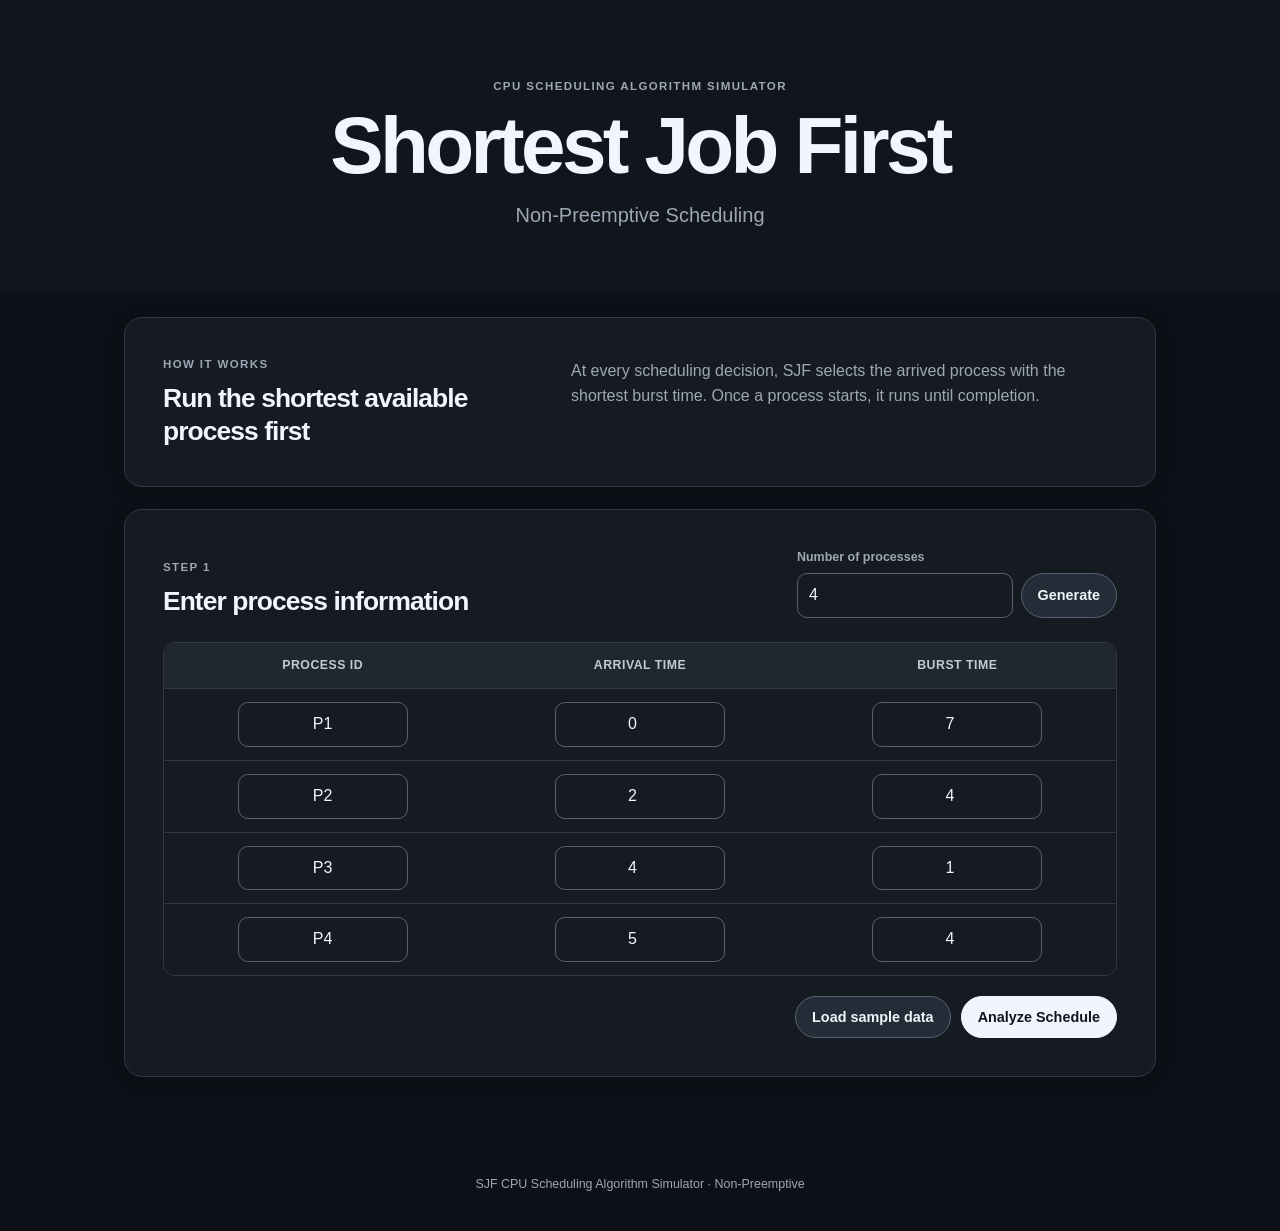
<file: index.html>
<!DOCTYPE html>
<html lang="en">
<head>
  <meta charset="UTF-8">
  <meta name="viewport" content="width=device-width, initial-scale=1.0">
  <meta name="description" content="Interactive non-preemptive SJF CPU scheduling simulator">
  <title>SJF CPU Scheduling Simulator</title>
  <style>
:root {
  --page: #0d1117;
  --surface: #161b22;
  --surface-soft: #1c232d;
  --text: #f0f6fc;
  --text-soft: #9da7b5;
  --border: #303946;
  --border-strong: #566273;
  --accent: #f0f6fc;
  --accent-hover: #ffffff;
  --accent-soft: #252d38;
  --error: #ff9b9b;
  --error-soft: #3a2024;
  --radius: 18px;
}

* {
  box-sizing: border-box;
}

html {
  color-scheme: dark;
  scroll-behavior: smooth;
}

body {
  margin: 0;
  color: var(--text);
  background: var(--page);
  font-family: -apple-system, BlinkMacSystemFont, "SF Pro Display", "SF Pro Text", "Helvetica Neue", Arial, sans-serif;
  font-size: 16px;
  line-height: 1.55;
  -webkit-font-smoothing: antialiased;
}

button,
input {
  font: inherit;
}

button {
  cursor: pointer;
}

.site-header {
  padding: 78px 24px 62px;
  color: var(--text);
  background: #11161d;
  border-bottom: 0;
}

.header-content,
.page-shell {
  width: min(1080px, 100%);
  margin: 0 auto;
}

.header-content {
  text-align: center;
}

.eyebrow,
.section-label {
  margin: 0 0 8px;
  color: var(--text-soft);
  font-size: 0.72rem;
  font-weight: 650;
  letter-spacing: 0.12em;
  text-transform: uppercase;
}

.site-header h1 {
  max-width: 820px;
  margin: 0 auto;
  color: var(--text);
  font-size: clamp(2.7rem, 7vw, 5rem);
  font-weight: 700;
  line-height: 1.05;
  letter-spacing: -0.045em;
}

.subtitle {
  margin: 12px 0 0;
  color: var(--text-soft);
  font-size: clamp(1rem, 2vw, 1.25rem);
}

.page-shell {
  padding: 24px 24px 72px;
}

.card {
  margin-bottom: 22px;
  padding: clamp(24px, 4vw, 38px);
  background: var(--surface);
  border: 1px solid var(--border);
  border-radius: var(--radius);
  box-shadow: 0 2px 18px rgba(0, 0, 0, 0.2);
}

.intro-card {
  display: grid;
  grid-template-columns: minmax(220px, 0.8fr) minmax(320px, 1.2fr);
  align-items: start;
  gap: 44px;
}

.intro-card p:last-child {
  max-width: 650px;
  margin: 3px 0 0;
  color: var(--text-soft);
}

h2 {
  margin: 0;
  color: var(--text);
  font-size: clamp(1.3rem, 2.5vw, 1.65rem);
  font-weight: 700;
  line-height: 1.25;
  letter-spacing: -0.035em;
}

.section-heading {
  display: flex;
  justify-content: space-between;
  align-items: flex-end;
  gap: 32px;
  margin-bottom: 24px;
}

.section-heading.compact {
  align-items: center;
}

.process-count-control {
  width: 320px;
  max-width: 100%;
}

label,
.queue-label {
  display: block;
  margin-bottom: 6px;
  color: var(--text-soft);
  font-size: 0.78rem;
  font-weight: 650;
}

.inline-control {
  display: flex;
  gap: 8px;
}

input {
  width: 100%;
  min-height: 42px;
  padding: 9px 11px;
  color: var(--text);
  background: var(--surface);
  border: 1px solid var(--border-strong);
  border-radius: 10px;
  outline: none;
  transition: border-color 150ms ease, box-shadow 150ms ease;
}

input:hover {
  border-color: #7b8798;
}

input:focus {
  border-color: #aab7c7;
  box-shadow: 0 0 0 4px rgba(157, 167, 181, 0.18);
}

.table-wrapper {
  overflow-x: auto;
  border: 1px solid var(--border);
  border-radius: 12px;
}

.data-table {
  width: 100%;
  min-width: 620px;
  border-collapse: collapse;
  background: var(--surface);
}

.data-table th,
.data-table td {
  padding: 13px 16px;
  text-align: center;
  border-bottom: 1px solid var(--border);
}

.data-table th {
  color: #c2cad5;
  background: #202731;
  font-size: 0.77rem;
  font-weight: 700;
  letter-spacing: 0.04em;
  text-transform: uppercase;
}

.data-table tbody tr:last-child td {
  border-bottom: 0;
}

.data-table tbody tr:hover {
  background: #1b222c;
}

.input-table input {
  max-width: 170px;
  margin: 0 auto;
  text-align: center;
}

.results-table td:first-child {
  color: var(--text);
}

.actions {
  display: flex;
  justify-content: flex-end;
  gap: 10px;
  margin-top: 20px;
}

.button {
  min-height: 42px;
  padding: 9px 16px;
  border: 1px solid transparent;
  border-radius: 980px;
  font-size: 0.9rem;
  font-weight: 650;
  transition: background-color 150ms ease, border-color 150ms ease;
}

.button-primary {
  color: #11161d;
  background: #f0f6fc;
  border-color: #f0f6fc;
}

.button-primary:hover {
  background: #ffffff;
  border-color: #ffffff;
}

.button-secondary,
.button-ghost {
  color: var(--text);
  background: #242c37;
  border-color: var(--border-strong);
}

.button-secondary:hover,
.button-ghost:hover {
  background: #303a48;
  border-color: #718096;
}

.button:focus-visible {
  outline: 4px solid rgba(240, 246, 252, 0.2);
  outline-offset: 2px;
}

.alert {
  margin: 0 0 18px;
  padding: 11px 13px;
  color: var(--error);
  background: var(--error-soft);
  border: 1px solid #e7b7b2;
  border-radius: 6px;
  font-size: 0.9rem;
  font-weight: 600;
}

.results-stack[hidden],
.alert[hidden] {
  display: none;
}

.status-chip {
  display: inline-flex;
  align-items: center;
  gap: 7px;
  color: #c2cad5;
  font-size: 0.78rem;
  font-weight: 650;
}

.status-chip::before {
  width: 7px;
  height: 7px;
  content: "";
  background: #34c759;
  border-radius: 50%;
}

.summary-grid {
  display: grid;
  grid-template-columns: repeat(3, 1fr);
  gap: 12px;
  margin-top: 18px;
}

.summary-card {
  padding: 18px;
  background: #202731;
  border: 1px solid #303946;
  border-radius: 14px;
}

.summary-card span,
.summary-card small {
  display: block;
  color: var(--text-soft);
}

.summary-card span {
  font-size: 0.8rem;
  font-weight: 650;
}

.summary-card strong {
  display: block;
  margin: 3px 0 0;
  color: var(--text);
  font-size: 1.8rem;
  font-weight: 700;
  line-height: 1.2;
  letter-spacing: -0.025em;
}

.summary-card small {
  margin-top: 2px;
  font-size: 0.73rem;
}

.hover-hint {
  margin: 0;
  color: var(--text-soft);
  font-size: 0.82rem;
}

.gantt-chart {
  display: flex;
  width: 100%;
  min-height: 84px;
  overflow: hidden;
  background: var(--surface-soft);
  border: 1px solid var(--border);
  border-radius: 14px;
}

.gantt-segment {
  position: relative;
  display: flex;
  flex: 1 0 0;
  flex-direction: column;
  align-items: center;
  justify-content: center;
  min-width: 70px;
  padding: 11px 8px;
  color: #fff;
  background: #2c2c2e !important;
  border: 0;
  border-right: 1px solid rgba(255, 255, 255, 0.5);
  transition: filter 150ms ease;
}

.gantt-segment:nth-child(even) {
  background: #48484a !important;
}

.gantt-segment:last-child {
  border-right: 0;
}

.gantt-segment:hover,
.gantt-segment:focus-visible {
  z-index: 1;
  filter: brightness(1.1);
  outline: 2px solid #fff;
  outline-offset: -4px;
}

.gantt-segment.idle {
  color: #3a3a3c;
  background: #d1d1d6 !important;
}

.segment-name {
  font-size: 0.92rem;
  font-weight: 700;
}

.segment-range {
  margin-top: 2px;
  font-size: 0.7rem;
  opacity: 0.82;
}

.time-axis {
  position: relative;
  height: 32px;
  margin: 0 3px;
}

.time-mark {
  position: absolute;
  top: 7px;
  color: var(--text-soft);
  font-size: 0.7rem;
  transform: translateX(-50%);
}

.time-mark:first-child {
  transform: none;
}

.time-mark:last-child {
  transform: translateX(-100%);
}

.queue-panel {
  display: grid;
  grid-template-columns: 0.55fr 0.8fr 1.65fr;
  overflow: hidden;
  border: 1px solid var(--border);
  border-radius: 14px;
}

.queue-panel > div {
  min-width: 0;
  padding: 14px 16px;
  background: #1b222c;
  border-right: 1px solid var(--border);
}

.queue-panel > div:last-child {
  border-right: 0;
}

.queue-panel strong {
  display: block;
  font-size: 0.92rem;
  font-weight: 650;
  overflow-wrap: anywhere;
}

.queue-label {
  margin: 0 0 3px;
  font-size: 0.68rem;
  letter-spacing: 0.07em;
  text-transform: uppercase;
}

footer {
  padding: 4px 24px 36px;
  color: var(--text-soft);
  text-align: center;
  font-size: 0.78rem;
}

@media (max-width: 760px) {
  .site-header {
    padding: 40px 20px 32px;
  }

  .page-shell {
    padding: 24px 16px 48px;
  }

  .card {
    padding: 22px 18px;
  }

  .intro-card,
  .summary-grid,
  .queue-panel {
    grid-template-columns: 1fr;
  }

  .intro-card {
    gap: 16px;
  }

  .section-heading {
    align-items: stretch;
    flex-direction: column;
    gap: 16px;
  }

  .section-heading.compact {
    align-items: flex-start;
  }

  .process-count-control {
    width: 100%;
  }

  .actions {
    flex-direction: column-reverse;
  }

  .button {
    width: 100%;
  }

  .gantt-chart {
    overflow-x: auto;
  }

  .queue-panel > div {
    border-right: 0;
    border-bottom: 1px solid var(--border);
  }

  .queue-panel > div:last-child {
    border-bottom: 0;
  }
}

@media (max-width: 480px) {
  .site-header h1 {
    font-size: 2.15rem;
  }

  .inline-control {
    align-items: stretch;
    flex-direction: column;
  }

  .data-table th,
  .data-table td {
    padding: 11px 12px;
  }
}

@media (prefers-reduced-motion: reduce) {
  html {
    scroll-behavior: auto;
  }

  *,
  *::before,
  *::after {
    transition-duration: 0.01ms !important;
  }
}

@media print {
  body {
    background: #fff;
  }

  .site-header,
  .page-shell {
    width: 100%;
  }

  .site-header {
    padding: 24px 0;
  }

  .page-shell {
    padding: 20px 0;
  }

  .card {
    break-inside: avoid;
    box-shadow: none;
  }

  .actions {
    display: none;
  }
}

  </style>
</head>
<body>
  <header class="site-header">
    <div class="header-content">
      <p class="eyebrow">CPU Scheduling Algorithm Simulator</p>
      <h1>Shortest Job First</h1>
      <p class="subtitle">Non-Preemptive Scheduling</p>
    </div>
  </header>

  <main class="page-shell">
    <section class="card intro-card" aria-labelledby="about-title">
      <div>
        <p class="section-label">How it works</p>
        <h2 id="about-title">Run the shortest available process first</h2>
      </div>
      <p>
        At every scheduling decision, SJF selects the arrived process with the
        shortest burst time. Once a process starts, it runs until completion.
      </p>
    </section>

    <section class="card" aria-labelledby="input-title">
      <div class="section-heading">
        <div>
          <p class="section-label">Step 1</p>
          <h2 id="input-title">Enter process information</h2>
        </div>
        <div class="process-count-control">
          <label for="processCount">Number of processes</label>
          <div class="inline-control">
            <input id="processCount" type="number" min="1" max="20" value="4">
            <button id="generateButton" class="button button-secondary" type="button">Generate</button>
          </div>
        </div>
      </div>

      <div id="inputError" class="alert" role="alert" hidden></div>

      <div class="table-wrapper">
        <table class="data-table input-table">
          <thead>
            <tr>
              <th scope="col">Process ID</th>
              <th scope="col">Arrival Time</th>
              <th scope="col">Burst Time</th>
            </tr>
          </thead>
          <tbody id="processInputBody"></tbody>
        </table>
      </div>

      <div class="actions">
        <button id="sampleButton" class="button button-ghost" type="button">Load sample data</button>
        <button id="analyzeButton" class="button button-primary" type="button">Analyze Schedule</button>
      </div>
    </section>

    <section id="resultsSection" class="results-stack" aria-live="polite" hidden>
      <section class="card" aria-labelledby="results-title">
        <div class="section-heading compact">
          <div>
            <p class="section-label">Step 2</p>
            <h2 id="results-title">Process results</h2>
          </div>
          <span class="status-chip">Analysis complete</span>
        </div>

        <div class="table-wrapper">
          <table class="data-table results-table">
            <thead>
              <tr>
                <th scope="col">Process</th>
                <th scope="col">Arrival</th>
                <th scope="col">Burst</th>
                <th scope="col">Start</th>
                <th scope="col">Completion</th>
                <th scope="col">Waiting</th>
                <th scope="col">Turnaround</th>
              </tr>
            </thead>
            <tbody id="resultsBody"></tbody>
          </table>
        </div>

        <div class="summary-grid">
          <article class="summary-card">
            <span>Average Waiting Time</span>
            <strong id="averageWaiting">0.00</strong>
            <small>time units</small>
          </article>
          <article class="summary-card">
            <span>Average Turnaround Time</span>
            <strong id="averageTurnaround">0.00</strong>
            <small>time units</small>
          </article>
          <article class="summary-card">
            <span>CPU Completion Time</span>
            <strong id="completionTime">0</strong>
            <small>time units</small>
          </article>
        </div>
      </section>

      <section class="card" aria-labelledby="gantt-title">
        <div class="section-heading compact">
          <div>
            <p class="section-label">Step 3</p>
            <h2 id="gantt-title">Interactive Gantt chart</h2>
          </div>
          <p class="hover-hint">Hover over a block to inspect the ready queue</p>
        </div>

        <div id="ganttChart" class="gantt-chart" aria-label="CPU execution timeline"></div>
        <div id="timeAxis" class="time-axis" aria-hidden="true"></div>

        <div id="queuePanel" class="queue-panel">
          <div>
            <span class="queue-label">Time</span>
            <strong id="hoverTime">-</strong>
          </div>
          <div>
            <span class="queue-label">CPU</span>
            <strong id="hoverCpu">Hover over the chart</strong>
          </div>
          <div>
            <span class="queue-label">Ready Queue</span>
            <strong id="hoverQueue">-</strong>
          </div>
        </div>
      </section>
    </section>
  </main>

  <footer>
    SJF CPU Scheduling Algorithm Simulator &middot; Non-Preemptive
  </footer>

  <script>
const processCountInput = document.getElementById("processCount");
const generateButton = document.getElementById("generateButton");
const sampleButton = document.getElementById("sampleButton");
const analyzeButton = document.getElementById("analyzeButton");
const processInputBody = document.getElementById("processInputBody");
const inputError = document.getElementById("inputError");
const resultsSection = document.getElementById("resultsSection");
const resultsBody = document.getElementById("resultsBody");
const ganttChart = document.getElementById("ganttChart");
const timeAxis = document.getElementById("timeAxis");

const sampleProcesses = [
  { id: "P1", arrival: 0, burst: 7 },
  { id: "P2", arrival: 2, burst: 4 },
  { id: "P3", arrival: 4, burst: 1 },
  { id: "P4", arrival: 5, burst: 4 }
];

const ganttColors = ["#2563eb", "#7c3aed", "#0891b2", "#059669", "#db6b13", "#be185d"];

let latestProcesses = [];
let latestTimeline = [];

function showError(message) {
  inputError.textContent = message;
  inputError.hidden = false;
}

function clearError() {
  inputError.hidden = true;
  inputError.textContent = "";
}

function createProcessRows(count, values = []) {
  processInputBody.innerHTML = "";

  for (let index = 0; index < count; index += 1) {
    const process = values[index] || { id: `P${index + 1}`, arrival: index, burst: index + 2 };
    const row = document.createElement("tr");
    row.innerHTML = `
      <td><input class="process-id" type="text" value="${process.id}" aria-label="Process ${index + 1} ID"></td>
      <td><input class="arrival-time" type="number" min="0" step="1" value="${process.arrival}" aria-label="${process.id} arrival time"></td>
      <td><input class="burst-time" type="number" min="1" step="1" value="${process.burst}" aria-label="${process.id} burst time"></td>
    `;
    processInputBody.appendChild(row);
  }

  resultsSection.hidden = true;
  clearError();
}

function generateRows() {
  const count = Number(processCountInput.value);

  if (!Number.isInteger(count) || count < 1 || count > 20) {
    showError("Enter a whole number from 1 to 20 for the number of processes.");
    return;
  }

  createProcessRows(count);
}

function loadSampleData() {
  processCountInput.value = sampleProcesses.length;
  createProcessRows(sampleProcesses.length, sampleProcesses);
}

function readAndValidateProcesses() {
  const rows = [...processInputBody.querySelectorAll("tr")];
  const processes = [];
  const usedIds = new Set();

  for (let index = 0; index < rows.length; index += 1) {
    const id = rows[index].querySelector(".process-id").value.trim();
    const arrivalText = rows[index].querySelector(".arrival-time").value;
    const burstText = rows[index].querySelector(".burst-time").value;
    const arrival = Number(arrivalText);
    const burst = Number(burstText);

    if (!id) {
      throw new Error(`Process ${index + 1}: Process ID is required.`);
    }

    if (usedIds.has(id.toLowerCase())) {
      throw new Error(`Process ID "${id}" is duplicated. Use a unique ID for every process.`);
    }

    if (arrivalText === "" || !Number.isInteger(arrival) || arrival < 0) {
      throw new Error(`${id}: Arrival Time must be a whole number of 0 or greater.`);
    }

    if (burstText === "" || !Number.isInteger(burst) || burst <= 0) {
      throw new Error(`${id}: Burst Time must be a whole number greater than 0.`);
    }

    usedIds.add(id.toLowerCase());
    processes.push({ id, arrival, burst, order: index });
  }

  return processes;
}

function runNonPreemptiveSjf(inputProcesses) {
  const remaining = inputProcesses.map(process => ({ ...process }));
  const scheduled = [];
  const timeline = [];
  let currentTime = Math.min(...remaining.map(process => process.arrival));

  if (currentTime > 0) {
    timeline.push({ id: "Idle", start: 0, end: currentTime, idle: true });
  }

  while (remaining.length > 0) {
    const ready = remaining
      .filter(process => process.arrival <= currentTime)
      .sort((a, b) =>
        a.burst - b.burst ||
        a.arrival - b.arrival ||
        a.order - b.order
      );

    if (ready.length === 0) {
      const nextArrival = Math.min(...remaining.map(process => process.arrival));
      timeline.push({ id: "Idle", start: currentTime, end: nextArrival, idle: true });
      currentTime = nextArrival;
      continue;
    }

    const selected = ready[0];
    const start = currentTime;
    const completion = start + selected.burst;
    const waiting = start - selected.arrival;
    const turnaround = completion - selected.arrival;

    scheduled.push({ ...selected, start, completion, waiting, turnaround });
    timeline.push({ id: selected.id, start, end: completion, idle: false });
    currentTime = completion;

    const selectedIndex = remaining.findIndex(process => process.order === selected.order);
    remaining.splice(selectedIndex, 1);
  }

  return { scheduled, timeline };
}

function renderResults(processes) {
  resultsBody.innerHTML = "";

  [...processes]
    .sort((a, b) => a.order - b.order)
    .forEach(process => {
      const row = document.createElement("tr");
      row.innerHTML = `
        <td><strong>${process.id}</strong></td>
        <td>${process.arrival}</td>
        <td>${process.burst}</td>
        <td>${process.start}</td>
        <td>${process.completion}</td>
        <td>${process.waiting}</td>
        <td>${process.turnaround}</td>
      `;
      resultsBody.appendChild(row);
    });

  const averageWaiting = processes.reduce((sum, process) => sum + process.waiting, 0) / processes.length;
  const averageTurnaround = processes.reduce((sum, process) => sum + process.turnaround, 0) / processes.length;
  const completionTime = Math.max(...processes.map(process => process.completion));

  document.getElementById("averageWaiting").textContent = averageWaiting.toFixed(2);
  document.getElementById("averageTurnaround").textContent = averageTurnaround.toFixed(2);
  document.getElementById("completionTime").textContent = completionTime;
}

function readyQueueAt(time, activeSegment) {
  return latestProcesses
    .filter(process => {
      const hasArrived = process.arrival <= time;
      const notCompleted = process.completion > time;
      const isNotRunning = activeSegment.id !== process.id;
      return hasArrived && notCompleted && isNotRunning;
    })
    .sort((a, b) => a.burst - b.burst || a.arrival - b.arrival || a.order - b.order)
    .map(process => process.id);
}

function updateQueuePanel(segment, time) {
  const queue = readyQueueAt(time, segment);
  document.getElementById("hoverTime").textContent = time.toFixed(2).replace(/\.00$/, "");
  document.getElementById("hoverCpu").textContent = segment.id;
  document.getElementById("hoverQueue").textContent = queue.length ? queue.join(" → ") : "Empty";
}

function renderGanttChart(timeline) {
  ganttChart.innerHTML = "";
  timeAxis.innerHTML = "";

  const finalTime = timeline[timeline.length - 1].end;
  const markedTimes = new Set();

  timeline.forEach((segment, index) => {
    const duration = segment.end - segment.start;
    const block = document.createElement("button");
    block.type = "button";
    block.className = `gantt-segment${segment.idle ? " idle" : ""}`;
    block.style.flexGrow = duration;
    block.style.flexBasis = 0;
    block.style.background = segment.idle ? "" : ganttColors[index % ganttColors.length];
    block.setAttribute("aria-label", `${segment.id}, time ${segment.start} to ${segment.end}`);
    block.innerHTML = `
      <span class="segment-name">${segment.id}</span>
      <span class="segment-range">${segment.start} - ${segment.end}</span>
    `;

    const inspectPointer = event => {
      const rectangle = block.getBoundingClientRect();
      const ratio = Math.min(1, Math.max(0, (event.clientX - rectangle.left) / rectangle.width));
      const time = segment.start + ratio * duration;
      updateQueuePanel(segment, time);
    };

    block.addEventListener("mousemove", inspectPointer);
    block.addEventListener("mouseenter", event => updateQueuePanel(segment, segment.start));
    block.addEventListener("focus", () => updateQueuePanel(segment, segment.start));
    ganttChart.appendChild(block);

    [segment.start, segment.end].forEach(time => {
      if (markedTimes.has(time)) return;
      markedTimes.add(time);
      const mark = document.createElement("span");
      mark.className = "time-mark";
      mark.style.left = `${(time / finalTime) * 100}%`;
      mark.textContent = time;
      timeAxis.appendChild(mark);
    });
  });

  updateQueuePanel(timeline[0], timeline[0].start);
}

function analyzeSchedule() {
  clearError();

  try {
    const inputProcesses = readAndValidateProcesses();
    const { scheduled, timeline } = runNonPreemptiveSjf(inputProcesses);
    latestProcesses = scheduled;
    latestTimeline = timeline;
    renderResults(scheduled);
    renderGanttChart(timeline);
    resultsSection.hidden = false;
    resultsSection.scrollIntoView({ behavior: "smooth", block: "start" });
  } catch (error) {
    resultsSection.hidden = true;
    showError(error.message);
  }
}

generateButton.addEventListener("click", generateRows);
sampleButton.addEventListener("click", loadSampleData);
analyzeButton.addEventListener("click", analyzeSchedule);
processCountInput.addEventListener("keydown", event => {
  if (event.key === "Enter") generateRows();
});

loadSampleData();
  </script>
</body>
</html>
</file>
